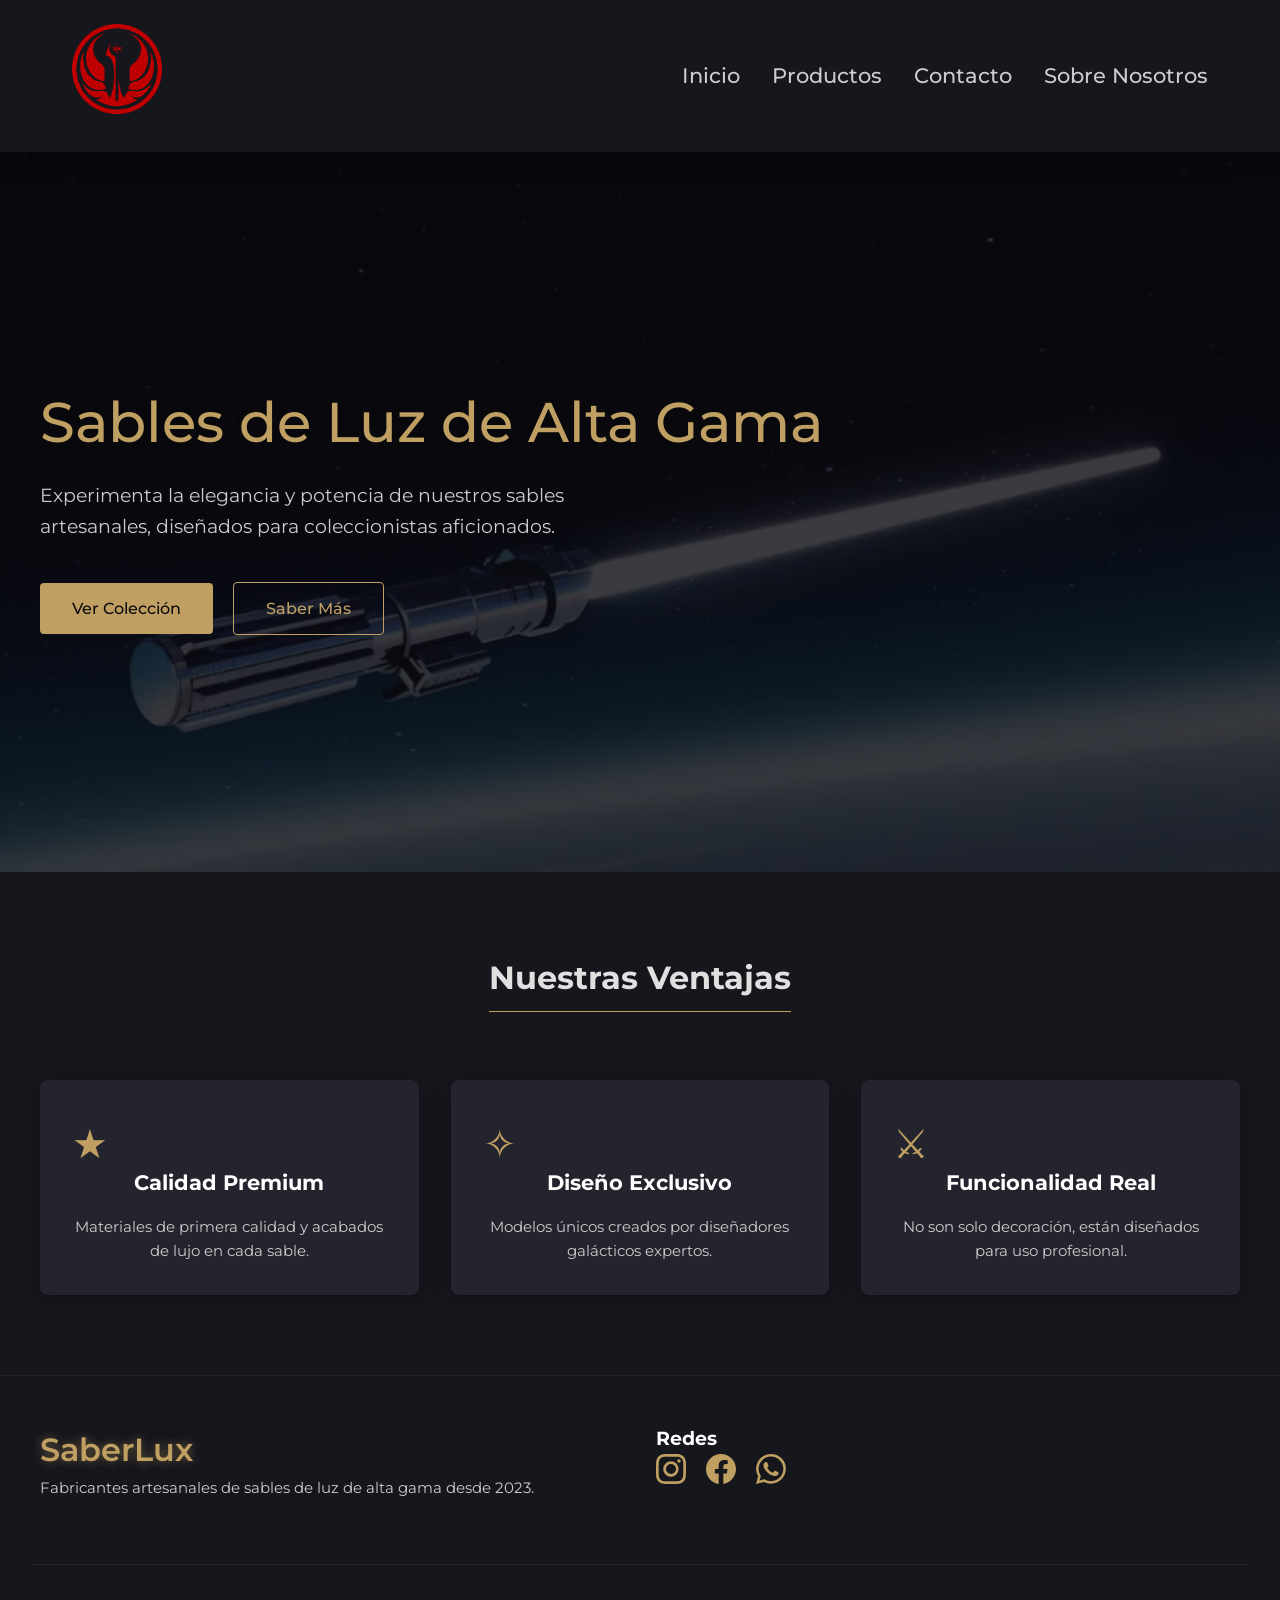
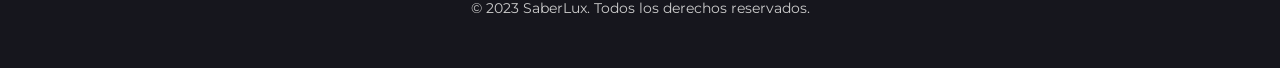
<file: index.html>
<!DOCTYPE html>
<html lang="es">
    <link rel="stylesheet" href="style.css">
<head>
    <link href="Imagenes/pngwing.com(1).ico " rel=" icon ">
    <meta charset="UTF-8">
    <meta name="viewport" content="width=device-width, initial-scale=1.0">
    <title>SaberLux - Sables de Luz Premium</title>
    <link href="https://fonts.googleapis.com/css2?family=Montserrat:wght@400;500;600&display=swap" rel="stylesheet">
</head>
<body>
    <header class="container">
        <div class="container-co">
            <div class="logo"> <img src="Imagenes/pngwing.com(1).png" width="90"></div>
            <nav>
                <ul class="menu">
                    <li><a href="index.html" class="enlace"> Inicio</a></li>
                    <li><a href="index2.html" class="enlace">Productos</a></li>
                    <li><a href="index3.html" class="enlace">Contacto</a></li>
                    <li><a href="index4.html" class="enlace">Sobre Nosotros</a></li>
                </ul>
            </nav>
        </div>
    </header>

    <section class="container3">
        <div class="contenido">
            <h1 class="titulo">Sables de Luz de Alta Gama</h1>
            <p class="subtitulo">Experimenta la elegancia y potencia de nuestros sables artesanales, diseñados para coleccionistas aficionados.</p>
            <div class="botones">
                <a href="index2.html" class="boton primario">Ver Colección</a>
                <a href="index4.html" class="boton secundario">Saber Más</a>
            </div>
        </div>
    </section>
    
    <section class="carac">
        <div class="titulose">
            <h2>Nuestras Ventajas</h2>
        </div>
        <div class="container2">
            <div class="tarjeta">
                <div class="icono">★</div>
                <h3 class="titulo-tarjeta">Calidad Premium</h3>
                <p class="texto">Materiales de primera calidad y acabados de lujo en cada sable.</p>
            </div>
            <div class="tarjeta">
                <div class="icono">✧</div>
                <h3 class="titulo-tarjeta">Diseño Exclusivo</h3>
                <p class="texto">Modelos únicos creados por diseñadores galácticos expertos.</p>
            </div>
            <div class="tarjeta">
                <div class="icono">⚔</div>
                <h3 class="titulo-tarjeta">Funcionalidad Real</h3>
                <p class="texto">No son solo decoración, están diseñados para uso profesional.</p>
            </div>
        </div>
    </section>

    <footer class="pie">
        <div class="contenedor">
            <div class="acerca-de">
                <div class="logo">SaberLux</div>
                <p class="texto">Fabricantes artesanales de sables de luz de alta gama desde 2023.</p>
            </div>
            <div class="redes-sociales">
                <h3>Redes</h3>
                <svg xmlns="http://www.w3.org/2000/svg" width="30" height="30" fill="currentColor" class="icono" viewBox="0 0 16 16">
                    <path d="M8 0C5.829 0 5.556.01 4.703.048 3.85.088 3.269.222 2.76.42a3.9 3.9 0 0 0-1.417.923A3.9 3.9 0 0 0 .42 2.76C.222 3.268.087 3.85.048 4.7.01 5.555 0 5.827 0 8.001c0 2.172.01 2.444.048 3.297.04.852.174 1.433.372 1.942.205.526.478.972.923 1.417.444.445.89.719 1.416.923.51.198 1.09.333 1.942.372C5.555 15.99 5.827 16 8 16s2.444-.01 3.298-.048c.851-.04 1.434-.174 1.943-.372a3.9 3.9 0 0 0 1.416-.923c.445-.445.718-.891.923-1.417.197-.509.332-1.09.372-1.942C15.99 10.445 16 10.173 16 8s-.01-2.445-.048-3.299c-.04-.851-.175-1.433-.372-1.941a3.9 3.9 0 0 0-.923-1.417A3.9 3.9 0 0 0 13.24.42c-.51-.198-1.092-.333-1.943-.372C10.443.01 10.172 0 7.998 0zm-.717 1.442h.718c2.136 0 2.389.007 3.232.046.78.035 1.204.166 1.486.275.373.145.64.319.92.599s.453.546.598.92c.11.281.24.705.275 1.485.039.843.047 1.096.047 3.231s-.008 2.389-.047 3.232c-.035.78-.166 1.203-.275 1.485a2.5 2.5 0 0 1-.599.919c-.28.28-.546.453-.92.598-.28.11-.704.24-1.485.276-.843.038-1.096.047-3.232.047s-2.39-.009-3.233-.047c-.78-.036-1.203-.166-1.485-.276a2.5 2.5 0 0 1-.92-.598 2.5 2.5 0 0 1-.6-.92c-.109-.281-.24-.705-.275-1.485-.038-.843-.046-1.096-.046-3.233s.008-2.388.046-3.231c.036-.78.166-1.204.276-1.486.145-.373.319-.64.599-.92s.546-.453.92-.598c.282-.11.705-.24 1.485-.276.738-.034 1.024-.044 2.515-.045zm4.988 1.328a.96.96 0 1 0 0 1.92.96.96 0 0 0 0-1.92m-4.27 1.122a4.109 4.109 0 1 0 0 8.217 4.109 4.109 0 0 0 0-8.217m0 1.441a2.667 2.667 0 1 1 0 5.334 2.667 2.667 0 0 1 0-5.334"/>
                </svg>
                <svg xmlns="http://www.w3.org/2000/svg" width="30" height="30" fill="currentColor" class="icono" viewBox="0 0 16 16">
                    <path d="M16 8.049c0-4.446-3.582-8.05-8-8.05C3.58 0-.002 3.603-.002 8.05c0 4.017 2.926 7.347 6.75 7.951v-5.625h-2.03V8.05H6.75V6.275c0-2.017 1.195-3.131 3.022-3.131.876 0 1.791.157 1.791.157v1.98h-1.009c-.993 0-1.303.621-1.303 1.258v1.51h2.218l-.354 2.326H9.25V16c3.824-.604 6.75-3.934 6.75-7.951"/>
                </svg>                 
                <svg xmlns="http://www.w3.org/2000/svg" width="30" height="30" fill="currentColor" class="icono" viewBox="0 0 16 16">
                    <path d="M13.601 2.326A7.85 7.85 0 0 0 7.994 0C3.627 0 .068 3.558.064 7.926c0 1.399.366 2.76 1.057 3.965L0 16l4.204-1.102a7.9 7.9 0 0 0 3.79.965h.004c4.368 0 7.926-3.558 7.93-7.93A7.9 7.9 0 0 0 13.6 2.326zM7.994 14.521a6.6 6.6 0 0 1-3.356-.92l-.24-.144-2.494.654.666-2.433-.156-.251a6.56 6.56 0 0 1-1.007-3.505c0-3.626 2.957-6.584 6.591-6.584a6.56 6.56 0 0 1 4.66 1.931 6.56 6.56 0 0 1 1.928 4.66c-.004 3.639-2.961 6.592-6.592 6.592m3.615-4.934c-.197-.099-1.17-.578-1.353-.646-.182-.065-.315-.099-.445.099-.133.197-.513.646-.627.775-.114.133-.232.148-.43.05-.197-.1-.836-.308-1.592-.985-.59-.525-.985-1.175-1.103-1.372-.114-.198-.011-.304.088-.403.087-.088.197-.232.296-.346.1-.114.133-.198.198-.33.065-.134.034-.248-.015-.347-.05-.099-.445-1.076-.612-1.47-.16-.389-.323-.335-.445-.34-.114-.007-.247-.007-.38-.007a.73.73 0 0 0-.529.247c-.182.198-.691.677-.691 1.654s.71 1.916.81 2.049c.098.133 1.394 2.132 3.383 2.992.47.205.84.326 1.129.418.475.152.904.129 1.246.08.38-.058 1.171-.48 1.338-.943.164-.464.164-.86.114-.943-.049-.084-.182-.133-.38-.232"/>
                </svg>
            </div>
        </div>
        <div class="copyright">
            &copy; 2023 SaberLux. Todos los derechos reservados.
        </div>
    </footer>
</body>
</html>
</file>
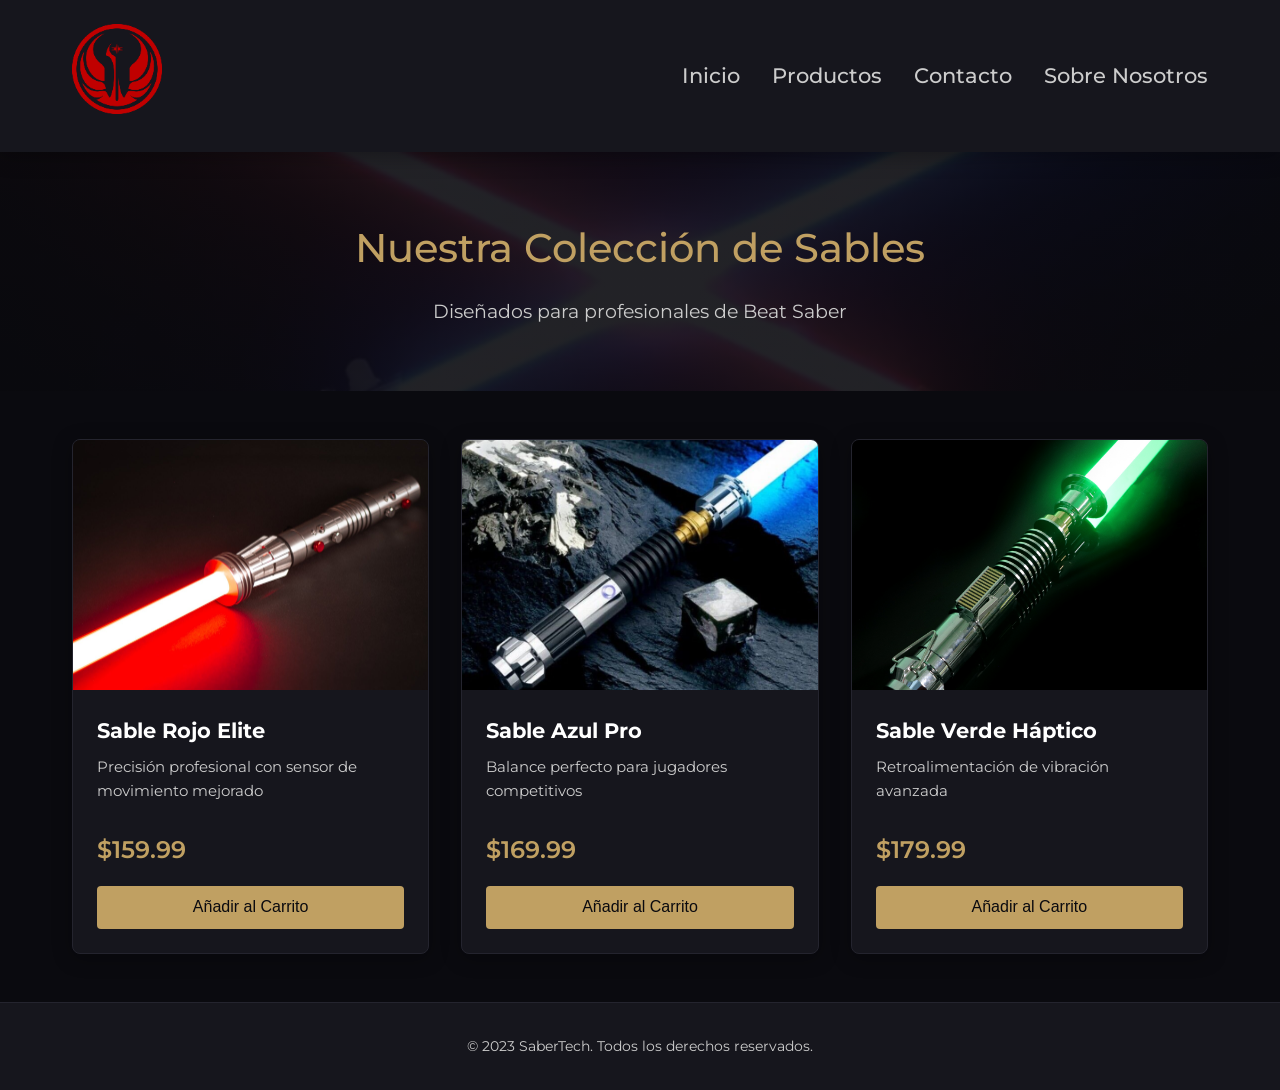
<file: index2.html>
<!DOCTYPE html>
<html lang="es">
    <link rel="stylesheet" href="style2.css">
<head>
    <link href="Imagenes/pngwing.com(1).ico " rel=" icon ">
    <meta charset="UTF-8">
    <meta name="viewport" content="width=device-width, initial-scale=1.0">
    <title>SaberLux - Productos</title>
    <link href="https://fonts.googleapis.com/css2?family=Montserrat:wght@400;500;600&display=swap" rel="stylesheet">
</head>
<body>
    <header class="container">
        <div class="container-co">
            <div class="logo"> <img src="Imagenes/pngwing.com(1).png" width="90"></div>
            <nav>
                <ul class="menu">
                    <li><a href="index.html" class="enlace"> Inicio</a></li>
                    <li><a href="index2.html" class="enlace">Productos</a></li>
                    <li><a href="index3.html" class="enlace">Contacto</a></li>
                    <li><a href="index4.html" class="enlace">Sobre Nosotros</a></li>
                </ul>
            </nav>
        </div>
    </header>
    
    <section class="produ">
        <h2>Nuestra Colección de Sables</h2>
        <p>Diseñados para profesionales de Beat Saber</p>
    </section>
    
    <div class="product">
        <div class="product2">
            <div class="product-image">
                <img src="Imagenes/sable-laser-darth-revan-star-wars-hasbro-2.jpg" alt="Sable Rojo">
            </div>
            <div class="product-info">
                <h3>Sable Rojo Elite</h3>
                <p>Precisión profesional con sensor de movimiento mejorado</p>
                <div class="precio">$159.99</div>
                <button class="btn">Añadir al Carrito</button>
            </div>
        </div>
        
        <div class="product2">
            <div class="product-image">
                <img src="Imagenes/s-l1200.jpg" alt="Sable Azul">
            </div>
            <div class="product-info">
                <h3>Sable Azul Pro</h3>
                <p>Balance perfecto para jugadores competitivos</p>
                <div class="precio">$169.99</div>
                <button class="btn">Añadir al Carrito</button>
            </div>
        </div>
        
        <div class="product2">
            <div class="product-image">
                <img src="Imagenes/15.jpg" alt="Sable Verde">
            </div>
            <div class="product-info">
                <h3>Sable Verde Háptico</h3>
                <p>Retroalimentación de vibración avanzada</p>
                <div class="precio">$179.99</div>
                <button class="btn">Añadir al Carrito</button>
            </div>
        </div>

    </div>
    
    <footer>
        <p>&copy; 2023 SaberTech. Todos los derechos reservados.</p>
    </footer>
</body>
</html>
</file>
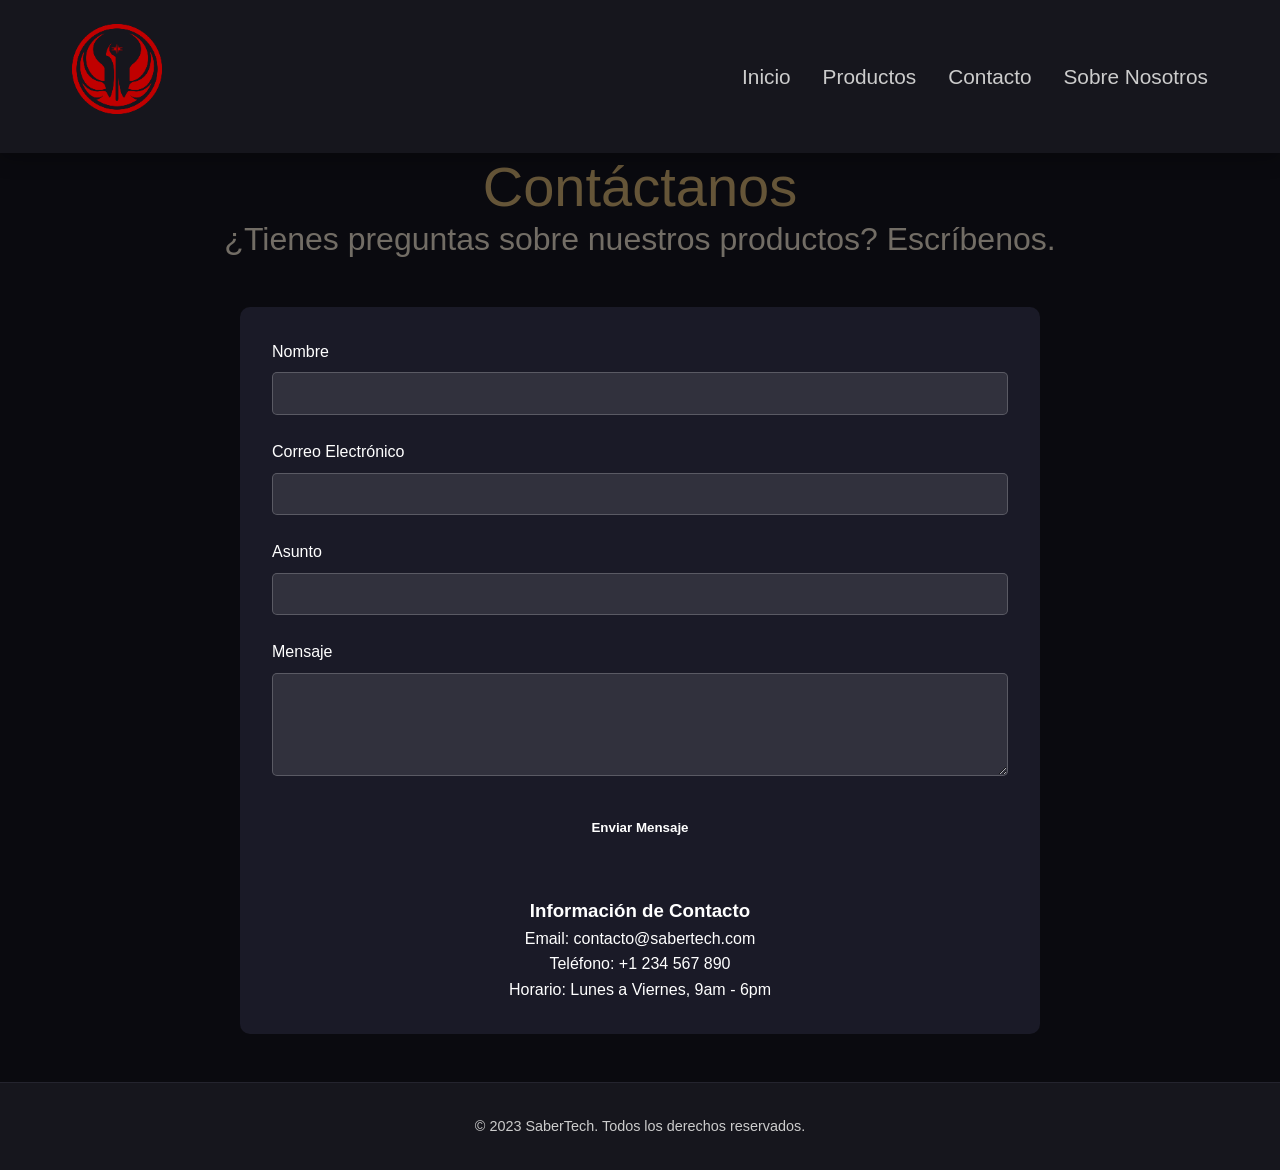
<file: index3.html>
<!DOCTYPE html>
<html lang="es">
    <link rel="stylesheet" href="style3.css">

<head>
    <link href="Imagenes/pngwing.com(1).ico " rel=" icon ">
    <meta charset="UTF-8">
    <meta name="viewport" content="width=device-width, initial-scale=1.0">
    <title>SaberTech - Contacto</title>
      
</head>
<body>
    <header class="container">
        <div class="container-co">
            <div class="logo"> <img src="Imagenes/pngwing.com(1).png" width="90"></div>
            <nav>
                <ul class="menu">
                    <li><a href="index.html" class="enlace"> Inicio</a></li>
                    <li><a href="index2.html" class="enlace">Productos</a></li>
                    <li><a href="index3.html" class="enlace">Contacto</a></li>
                    <li><a href="index4.html" class="enlace">Sobre Nosotros</a></li>
                </ul>
            </nav>
        </div>
    </header>

    <section class="container3">
        <div class="contenido">
            <h1 class="titulo">Contáctanos</h1>
            <p class="subtitulo">¿Tienes preguntas sobre nuestros productos? Escríbenos.</p>
            </div>
        </div>
    <div class="contact-container">
        <form class="contact-form">
            <div class="form-group">
                <label for="name">Nombre</label>
                <input type="text" id="name" required>
            </div>
            
            <div class="form-group">
                <label for="email">Correo Electrónico</label>
                <input type="email" id="email" required>
            </div>
            
            <div class="form-group">
                <label for="subject">Asunto</label>
                <input type="text" id="subject" required>
            </div>
            
            <div class="form-group">
                <label for="message">Mensaje</label>
                <textarea id="message" rows="5" required></textarea>
            </div>
            
            <button type="submit" class="btn">Enviar Mensaje</button>
        </form>
        
        <div class="contact-info">
            <h3>Información de Contacto</h3>
            <p>Email: contacto@sabertech.com</p>
            <p>Teléfono: +1 234 567 890</p>
            <p>Horario: Lunes a Viernes, 9am - 6pm</p>
        </div>
    </div>
    
    <footer>
        <p>&copy; 2023 SaberTech. Todos los derechos reservados.</p>
    </footer>
</body>
</html>
</file>
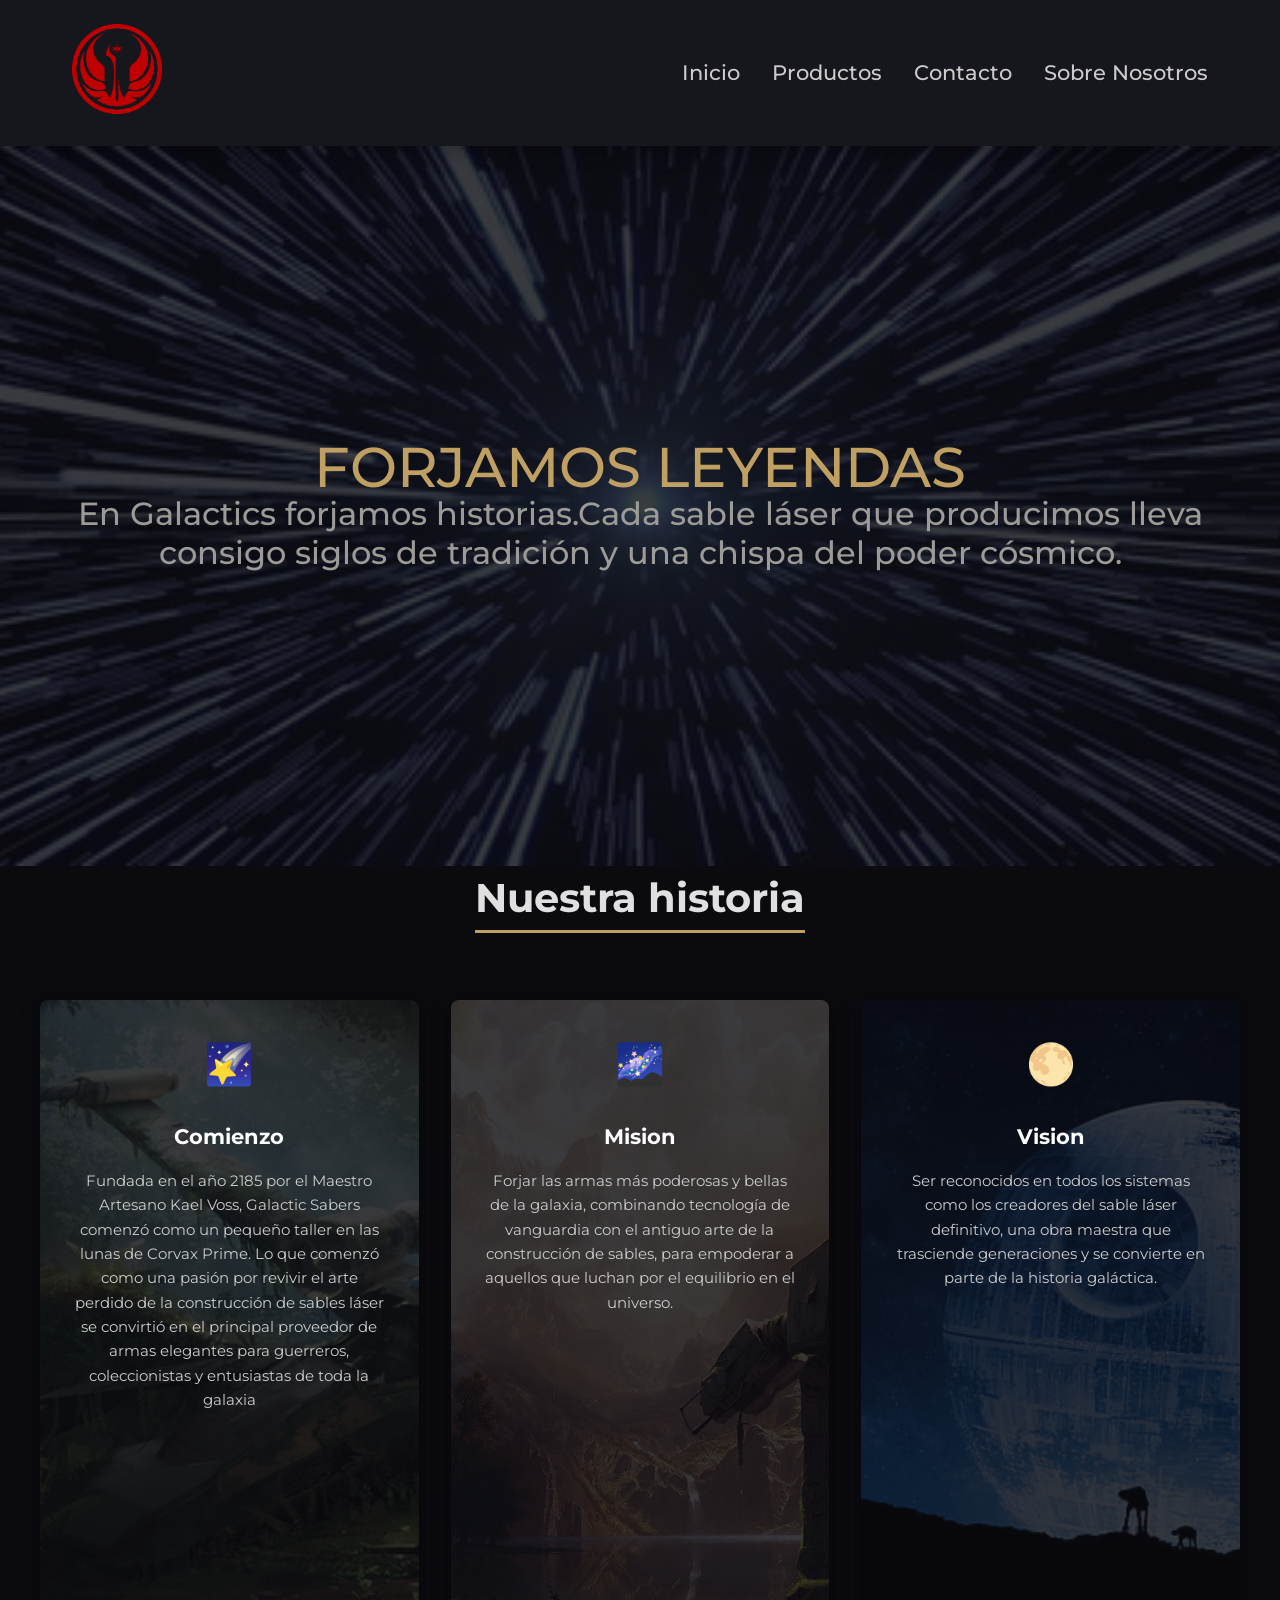
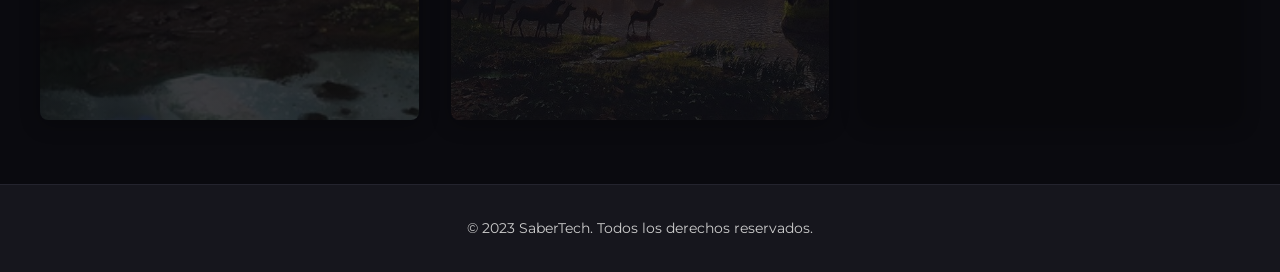
<file: index4.html>
<!DOCTYPE html>
<html lang="es">
    <link rel="stylesheet" href="style4.css">
<head>
    <link href="Imagenes/pngwing.com(1).ico " rel=" icon ">
    <meta charset="UTF-8">
    <meta name="viewport" content="width=device-width, initial-scale=1.0">
    <title>SaberLux - Sobre Nosotros</title>
    <link href="https://fonts.googleapis.com/css2?family=Montserrat:wght@400;500;600&display=swap" rel="stylesheet">
</head>
<body>
    <header class="container">
       
        <div class="container-co">
            <div class="logo"> <img src="Imagenes/pngwing.com(1).png" width="90"></div>
            <nav>
                <ul class="menu">
                    <li><a href="index.html" class="enlace"> Inicio</a></li>
                    <li><a href="index2.html" class="enlace">Productos</a></li>
                    <li><a href="index3.html" class="enlace">Contacto</a></li>
                    <li><a href="index4.html" class="enlace">Sobre Nosotros</a></li>
                </ul>
            </nav>
        </div>
    </header>

    <section class="container3">
        <div class="contenido">
            <h1 class="titulo">FORJAMOS LEYENDAS</h1>
            <p class="subtitulo">En Galactics forjamos historias.Cada sable láser que producimos lleva consigo siglos de tradición y una chispa del poder cósmico.</p>
           
        </div>
    </section>
    
    <section class="carac">
        <div class="titulose">
            <h2>Nuestra historia</h2>
        </div>
        <div class="container2">
            <div class="container6">
                <div class="icono">🌠</div>
                <h3 class="titulo-tarjeta">Comienzo</h3>
                <p class="texto">Fundada en el año 2185 por el Maestro Artesano Kael Voss, Galactic Sabers comenzó como un pequeño taller en las lunas de Corvax Prime. Lo que comenzó como una pasión por revivir el arte perdido de la construcción de sables láser se convirtió en el principal proveedor de armas elegantes para guerreros, coleccionistas y entusiastas de toda la galaxia</p>
            </div>
            <div class="container5">
                <div class="icono">🌌</div>
                <h3 class="titulo-tarjeta">Mision</h3>
                <p class="texto">Forjar las armas más poderosas y bellas de la galaxia, combinando tecnología de vanguardia con el antiguo arte de la construcción de sables, para empoderar a aquellos que luchan por el equilibrio en el universo.</p>
            </div>
            <div class="container4">  
                
                <div class="icono">🌕</div>
                <h3 class="titulo-tarjeta">Vision</h3>
                <p class="texto">Ser reconocidos en todos los sistemas como los creadores del sable láser definitivo, una obra maestra que trasciende generaciones y se convierte en parte de la historia galáctica.</p>
        </div>
 
    </section>
    <div class="espacio"> 
    </div>
    <footer>
        <p>&copy; 2023 SaberTech. Todos los derechos reservados.</p>
    </footer>
</body>
</html>
</file>
<file: style.css>
/* ===== ESTILOS BASE ===== */
/* Reset universal para eliminar márgenes y paddings predeterminados */
* {
  margin: 0;  /* Elimina todos los márgenes externos */
  padding: 0; /* Elimina todos los rellenos internos */
  box-sizing: border-box; /* Incluye padding y border en el cálculo del ancho/alto */
}

/* Estilos generales del cuerpo del documento */
body {
  font-family: 'Montserrat', Arial, sans-serif; /* Define la familia tipográfica principal y fallbacks */
  background-color: #0a0a0f; /* Fondo negro azulado oscuro */
  color: #ffffff; /* Texto en color blanco */
  line-height: 1.6; /* Interlineado de 1.6 para mejor legibilidad */
}

/* ===== HEADER ===== */
/* Contenedor principal del encabezado */
.container {
  background-color: #16161d; /* Fondo oscuro ligeramente más claro que el body */
  padding: 1.5rem 0; /* Relleno vertical de 1.5rem (24px) */
  box-shadow: 0 4px 20px rgba(0, 0, 0, 0.3); /* Sombra sutil para efecto de elevación */
  position: sticky; /* Hace que el header sea pegajoso */
  top: 0; /* Se pega en la parte superior de la ventana */
  z-index: 100; /* Asegura que el header esté por encima de otros elementos */
}

/* Contenedor interno para el contenido del header */
.container-co {
  display: flex; /* Usa flexbox para el layout */
  justify-content: space-between; /* Distribuye el espacio entre logo y navegación */
  align-items: center; /* Centra verticalmente los elementos */
  max-width: 1200px; /* Ancho máximo del contenido */
  margin: 0 auto; /* Centra el contenedor horizontalmente */
  padding: 0 2rem; /* Relleno horizontal de 2rem (32px) */
}

/* Estilos del logo */
.logo {
  font-size: 2rem; /* Tamaño grande para el logo */
  font-weight: 600; /* Grosor de fuente semi-negrita */
  color: #c0a062; /* Color dorado para el texto */
  text-shadow: 0 0 10px rgba(192, 160, 98, 0.5); /* Sombra difuminada dorada */
}

/* ===== NAVEGACIÓN ===== */
/* Contenedor del menú de navegación */
.menu {
  display: flex; /* Disposición en fila */
  gap: 2rem; /* Espacio de 2rem entre elementos del menú */
  list-style: none; /* Elimina los estilos de lista predeterminados */
}

/* Estilos de los enlaces del menú */
.enlace {
  color: #cccccc; /* Color gris claro para los enlaces */
  font-weight: 500; /* Grosor de fuente medio */
  padding: 0.5rem 0; /* Relleno vertical para hacer más clickable */
  position: relative; /* Necesario para el pseudo-elemento ::after */
  text-decoration: none; /* Elimina el subrayado predeterminado */
  transition: color 0.3s ease; /* Transición suave para el cambio de color */
  font-size: 1.3rem; /* Tamaño de fuente aumentado */
}

/* Efecto hover para los enlaces */
.enlace:hover {
  color: #ec0909; /* Cambia a rojo al pasar el mouse */
}

/* Barra decorativa animada bajo los enlaces */
.enlace::after {
  content: ''; /* Necesario para pseudo-elementos */
  position: absolute; /* Posición absoluta respecto al enlace */
  bottom: 0; /* Alinea en la parte inferior */
  left: 0; /* Comienza desde la izquierda */
  width: 0; /* Inicialmente invisible (ancho 0) */
  height: 2px; /* Altura de la barra */
  background: #c0a062; /* Color dorado para la barra */
  transition: width 0.3s ease; /* Animación suave del ancho */
}

/* Efecto hover para la barra decorativa */
.enlace:hover::after {
  width: 100%; /* La barra se expande al 100% del ancho */
}

/* ===== HERO SECTION ===== */
/* Sección hero principal */
.container3 {
  min-height: 80vh; /* Altura mínima del 80% del viewport */
  display: flex; /* Usa flexbox para centrar contenido */
  align-items: center; /* Centra verticalmente el contenido */
  /* Fondo con gradiente semitransparente sobre imagen de fondo */
  background: linear-gradient(rgba(10, 10, 15, 0.8), rgba(10, 10, 15, 0.8)), 
              url('Imagenes/espada-laser-star-wars.webp') center/cover no-repeat;
  /* center: centra la imagen | cover: cubre todo el espacio | no-repeat: evita repetición */
  padding: 0 2rem; /* Relleno horizontal */
}

/* Contenedor del contenido hero */
.contenido {
  max-width: 1200px; /* Ancho máximo del contenido */
  margin: 0 auto; /* Centrado horizontal */
  width: 100%; /* Ocupa todo el ancho disponible */
}

/* Título principal */
.titulo {
  font-size: 3.5rem; /* Tamaño de fuente muy grande */
  margin-bottom: 1.5rem; /* Espaciado inferior */
  line-height: 1.2; /* Interlineado ajustado */
  color: #c0a062; /* Color dorado */
  font-weight: 500; /* Grosor de fuente medio */
}

/* Subtítulo */
.subtitulo {
  font-size: 1.2rem; /* Tamaño de fuente aumentado */
  max-width: 600px; /* Ancho máximo para mejor legibilidad */
  margin-bottom: 2.5rem; /* Espaciado inferior grande */
  color: #cccccc; /* Color gris claro */
}

/* ===== BOTONES ===== */
/* Estilo base para todos los botones */
.boton {
  display: inline-block; /* Permite dimensiones pero se comporta como inline */
  padding: 0.8rem 2rem; /* Relleno generoso para mejor click */
  border-radius: 4px; /* Esquinas ligeramente redondeadas */
  font-weight: 500; /* Grosor de fuente medio */
  text-align: center; /* Texto centrado */
  cursor: pointer; /* Cambia el cursor a mano */
  transition: all 0.3s ease; /* Transición suave para todos los cambios */
  text-decoration: none; /* Elimina subrayado en enlaces */
}

/* Botón primario - Estilo destacado */
.primario {
  background-color: #c0a062; /* Fondo dorado */
  color: #0a0a0f; /* Texto oscuro para contraste */
  border: none; /* Sin borde */
}

/* Efecto hover para botón primario */
.primario:hover {
  background-color: #d4c29c; /* Color dorado más claro */
  transform: translateY(-2px); /* Efecto de levitación (sube 2px) */
  box-shadow: 0 0 10px rgba(192, 160, 98, 0.5); /* Sombra dorada */
}

/* Botón secundario - Estilo outline */
.secundario {
  background-color: transparent; /* Fondo transparente */
  border: 1px solid #c0a062; /* Borde dorado */
  color: #c0a062; /* Texto dorado */
  margin-left: 1rem; /* Espaciado a la izquierda */
}

/* Efecto hover para botón secundario */
.secundario:hover {
  background-color: rgba(192, 160, 98, 0.1); /* Fondo dorado muy tenue */
  color: #ffffff; /* Texto blanco */
}

/* ===== CARACTERÍSTICAS ===== */
/* Sección de características */
.carac {
  padding: 5rem 2rem; /* Relleno generoso (5rem arriba/abajo) */
  background-color: #16161d; /* Fondo oscuro */
}

/* Contenedor del título de sección */
.titulose {
  text-align: center; /* Texto centrado */
  margin-bottom: 3rem; /* Espaciado inferior grande */
}

/* Estilo del título de sección */
.titulose h2 {
  font-size: 2rem; /* Tamaño grande */
  color: #e0e0e0; /* Color gris claro */
  margin-bottom: 1.2rem; /* Espaciado inferior */
  padding-bottom: 0.5rem; /* Relleno inferior */
  display: inline-block; /* Necesario para el borde inferior */
  border-bottom: 1px solid #c0a062; /* Borde inferior dorado */
}

/* Grid contenedor de tarjetas */
.container2 {
  display: grid; /* Usa CSS Grid para el layout */
  grid-template-columns: repeat(auto-fit, minmax(300px, 1fr)); /* Columnas responsivas */
  gap: 2rem; /* Espacio entre tarjetas */
  max-width: 1200px; /* Ancho máximo */
  margin: 0 auto; /* Centrado horizontal */
}

/* Tarjetas individuales */
.tarjeta {
  background-color: #24242e; /* Fondo gris oscuro */
  padding: 2rem; /* Relleno interno generoso */
  border-radius: 8px; /* Esquinas redondeadas */
  text-align: center; /* Contenido centrado */
  transition: all 0.3s ease; /* Transición suave para efectos hover */
  box-shadow: 0 4px 20px rgba(0, 0, 0, 0.3); /* Sombra sutil */
}

/* Efecto hover para tarjetas */
.tarjeta:hover {
  transform: translateY(-10px); /* Efecto de levitación (sube 10px) */
  box-shadow: 0 15px 30px rgba(0, 0, 0, 0.4); /* Sombra más pronunciada */
}

/* Iconos dentro de las tarjetas */
.icono {
  font-size: 2.5rem; /* Tamaño grande para iconos */
  color: #c0a062; /* Color dorado */
  margin-bottom: 1.5rem; /* Espaciado inferior */
}

/* Títulos de las tarjetas */
.titulo-tarjeta {
  font-size: 1.3rem; /* Tamaño aumentado */
  margin-bottom: 1rem; /* Espaciado inferior */
  color: #ffffff; /* Texto blanco */
}

/* Texto descriptivo en tarjetas */
.texto {
  color: #cccccc; /* Color gris claro */
  font-size: 0.95rem; /* Tamaño ligeramente reducido */
}

/* ===== FOOTER ===== */
/* Pie de página */
.pie {
  background-color: #16161d; /* Fondo oscuro */
  padding: 3rem 2rem; /* Relleno generoso */
  border-top: 1px solid #24242e; /* Borde superior sutil */
}

/* Grid para el layout del footer */
.contenedor {
  max-width: 1200px; /* Ancho máximo */
  margin: 0 auto; /* Centrado horizontal */
  display: grid; /* Usa CSS Grid */
  grid-template-columns: repeat(auto-fit, minmax(200px, 1fr)); /* Columnas responsivas */
  gap: 2rem; /* Espacio entre columnas */
}

/* Iconos de redes sociales */
.icono {
  width: 30px; /* Ancho fijo */
  height: 30px; /* Alto fijo */
  margin-right: 1rem; /* Espaciado a la derecha */
  transition: transform 0.3s ease; /* Transición suave para efecto hover */
}

/* Efecto hover para iconos */
.icono:hover {
  transform: scale(1.1); /* Aumenta tamaño un 10% */
}

/* Sección de copyright */
.copyright {
  text-align: center; /* Texto centrado */
  margin-top: 3rem; /* Espaciado superior grande */
  padding-top: 2rem; /* Relleno superior */
  border-top: 1px solid #24242e; /* Borde superior */
  color: #cccccc; /* Color gris claro */
  font-size: 0.9rem; /* Tamaño de fuente pequeño */
}
</file>
<file: style2.css>
/* ===== ESTILOS BASE ===== */
* {
    margin: 0;
    padding: 0;
    box-sizing: border-box;
  }
  
  body {
    font-family: 'Montserrat', Arial, sans-serif;
    background-color: #0a0a0f;
    color: #ffffff;
    line-height: 1.6;
  }
  
  /* ===== HEADER ===== */
  .container {
    background-color: #16161d;
    padding: 1.5rem 0;
    box-shadow: 0 4px 20px rgba(0, 0, 0, 0.3);
    position: sticky;
    top: 0;
    z-index: 100;
  }
  
  .container-co {
    display: flex;
    justify-content: space-between;
    align-items: center;
    max-width: 1200px;
    margin: 0 auto;
    padding: 0 2rem;
  }
  
  .logo {
    font-size: 2rem;
    font-weight: 600;
    color: #c0a062;
    text-shadow: 0 0 10px rgba(192, 160, 98, 0.5);
  }
  
  /* ===== NAVEGACIÓN ===== */
  .menu {
    display: flex;
    gap: 2rem;
    list-style: none;
  }
  
  .enlace {
    color: #cccccc;
    font-weight: 500;
    padding: 0.5rem 0;
    position: relative;
    text-decoration: none;
    transition: color 0.3s ease;
    font-size: 1.3rem;

  }

  
  .enlace:hover {
    color: #ec0909;
  }
  .enlace::after {
    content: '';
    position: absolute;
    bottom: 0;
    left: 0;
    width: 0;
    height: 2px;
    background: #c0a062;
    transition: width 0.3s ease;
  }
  
  .enlace:hover::after {
    width: 100%;
  }

/* ===== SECCIÓN DE PRODUCTOS ===== */
.produ{
    text-align: center;
    padding: 4rem 2rem;
    background: linear-gradient(rgba(10, 10, 15, 0.9), rgba(10, 10, 15, 0.9)), 
                url('Imagenes/Sable.webp') center/cover no-repeat;
}

.produ h2 {
    font-size: 2.5rem;
    color: #c0a062;
    margin-bottom: 1rem;
    font-weight: 500;
}

.produ p {
    font-size: 1.2rem;
    color: #cccccc;
    max-width: 600px;
    margin: 0 auto;
}

.product{
    display: grid;
    grid-template-columns: repeat(auto-fit, minmax(300px, 1fr));
    gap: 2rem;
    max-width: 1200px;
    margin: 3rem auto;
    padding: 0 2rem;
}

.product2 {
    background-color: #16161d;
    border-radius: 8px;
    overflow: hidden;
    transition: all 0.3s ease;
    box-shadow: 0 4px 20px rgba(0, 0, 0, 0.3);
    border: 1px solid #24242e;
}

.product2:hover {
    transform: translateY(-10px);
    box-shadow: 0 15px 30px rgba(0, 0, 0, 0.4), 0 0 20px rgba(192, 160, 98, 0.2);
}

.product-image {
    height: 250px;
    overflow: hidden;
}

.product-image img {
    width: 100%;
    height: 100%;
    object-fit: cover;
    transition: transform 0.5s ease;
}

.product2:hover .product-image img {
    transform: scale(1.05);
}

.product-info {
    padding: 1.5rem;
}

.product-info h3 {
    font-size: 1.3rem;
    color: #ffffff;
    margin-bottom: 0.5rem;
}

.product-info p {
    color: #cccccc;
    font-size: 0.95rem;
    margin-bottom: 1rem;
    min-height: 60px;
}

.precio {
    font-size: 1.5rem;
    font-weight: 600;
    color: #c0a062;
    margin: 1rem 0;
}

/* ===== BOTONES ===== */
.btn {
    display: inline-block;
    width: 100%;
    padding: 0.8rem;
    border-radius: 4px;
    font-weight: 500;
    text-align: center;
    cursor: pointer;
    transition: all 0.3s ease;
    text-decoration: none;
    border: none;
    background-color: #c0a062;
    color: #0a0a0f;
    font-size: 1rem;
}

.btn:hover {
    background-color: #d4c29c;
    transform: translateY(-2px);
    box-shadow: 0 0 10px rgba(192, 160, 98, 0.5);
}

/* ===== FOOTER ===== */
footer {
    background-color: #16161d;
    padding: 2rem;
    text-align: center;
    border-top: 1px solid #24242e;
    color: #cccccc;
    font-size: 0.9rem;
}

footer p {
    max-width: 1200px;
    margin: 0 auto;
}
</file>
<file: style3.css>
/* ===== ESTILOS BASE ===== */
* {
    margin: 0;
    padding: 0;
    box-sizing: border-box;
  }
  
  body {
    font-family: 'Montserrat', Arial, sans-serif;
    background-color: #0a0a0f;
    color: #ffffff;
    line-height: 1.6;
  }
  
  /* ===== HEADER ===== */
  .container {
    background-color: #16161d;
    padding: 1.5rem 0;
    box-shadow: 0 4px 20px rgba(0, 0, 0, 0.3);
    position: sticky;
    top: 0;
    z-index: 100;
  }
  
  .container-co {
    display: flex;
    justify-content: space-between;
    align-items: center;
    max-width: 1200px;
    margin: 0 auto;
    padding: 0 2rem;
  }
  
  .logo {
    font-size: 2rem;
    font-weight: 600;
    color: #c0a062;
    text-shadow: 0 0 10px #c0a06280;
  }
  
  /* ===== NAVEGACIÓN ===== */
  .menu {
    display: flex;
    gap: 2rem;
    list-style: none;
  }
  
  .enlace {
    color: #cccccc;
    font-weight: 500;
    padding: 0.5rem 0;
    position: relative;
    text-decoration: none;
    transition: color 0.3s ease;
    font-size: 1.3rem;

  }

  
  .enlace:hover {
    color: #ec0909;
  }
  
  .enlace::after {
    content: '';
    position: absolute;
    bottom: 0;
    left: 0;
    width: 0;
    height: 2px;
    background: #c0a062;
    transition: width 0.3s ease;
  }
  
  .enlace:hover::after {
    width: 100%;
  }

  .contact-container {
    max-width: 800px;
    margin: 3rem auto;
    padding: 2rem;
    background-color: rgba(30, 30, 46, 0.8);
    border-radius: 10px;
}
.titulo {
  font-size: 3.5rem;
  line-height: 1.2;
  font-weight: 350;
  color: #c0a06280;
  text-align: center;
}

.subtitulo {
  font-size: 2rem;
  line-height: 1.2;
  font-weight: 300;
  color: #dad0bb80;
  text-align: center;
}

.contact-form {
    display: grid;
    gap: 1.5rem;
}

.form-group label {
    display: block;
    margin-bottom: 0.5rem;
}

.form-group input,
.form-group textarea {
    width: 100%;
    padding: 0.8rem;
    background-color: rgba(255, 255, 255, 0.1);
    border: 1px solid rgba(255, 255, 255, 0.2);
    border-radius: 5px;
    color: white;
}

.btn {
    display: inline-block;
    background: linear-gradient(90deg, var(--primary), var(--secondary));
    color: white;
    padding: 0.8rem 2rem;
    border-radius: 30px;
    text-decoration: none;
    font-weight: bold;
    border: none;
    cursor: pointer;
    transition: transform 0.3s, box-shadow 0.3s;
}

.btn:hover {
    transform: scale(1.05);
    box-shadow: 0 0 20px #c0a062;
}

.contact-info {
    margin-top: 3rem;
    text-align: center;
}

footer {
  background-color: #16161d;
  padding: 2rem;
  text-align: center;
  border-top: 1px solid #24242e;
  color: #cccccc;
  font-size: 0.9rem;
}

footer p {
  max-width: 1200px;
  margin: 0 auto;
}
</file>
<file: style4.css>
/* ===== ESTILOS BASE ===== */
* {
    margin: 0;
    padding: 0;
    box-sizing: border-box;
  }
  
  body {
    font-family: 'Montserrat', Arial, sans-serif;
    background-color: #0a0a0f;
    color: #ffffff;
    line-height: 1.6;
  }
  
  /* ===== HEADER ===== */
  .container {
    background-color: #16161d;
    padding: 1.5rem 0;
    box-shadow: 0 4px 20px rgba(0, 0, 0, 0.3);
    position: sticky;
    top: 0;
    z-index: 100;
  }
  
  .container-co {
    display: flex;
    justify-content: space-between;
    align-items: center;
    max-width: 1200px;
    margin: 0 auto;
    padding: 0 2rem;
  }
  
  .logo {
    width: 100px; /* Cambia este valor al tamaño que desees */
    height: auto; /* Mantiene la proporción de la imagen */
    max-width: 100%; /* Asegura que no exceda su contenedor */
    display: block; /* O 'inline-block' según tu diseño */
    margin: 0;
  }
  
  /* ===== NAVEGACIÓN ===== */
  .menu {
    display: flex;
    gap: 2rem;
    list-style: none;
  }
  
  .enlace {
    color: #cccccc;
    font-weight: 500;
    padding: 0.5rem 0;
    position: relative;
    text-decoration: none;
    transition: color 0.3s ease;
    font-size: 1.3rem;

  }

  
  .enlace:hover {
    color: #ec0909;
  }
  
  .enlace::after {
    content: '';
    position: absolute;
    bottom: 0;
    left: 0;
    width: 0;
    height: 2px;
    background: #c0a062;
    transition: width 0.3s ease;
  }
  
  .enlace:hover::after {
    width: 100%;
  }

  /* ===== HERO SECTION ===== */
  .container3 {
    min-height: 80vh;
    display: flex;
    align-items: center;
    background: linear-gradient(rgba(10, 10, 15, 0.8), rgba(10, 10, 15, 0.8)), 
                url('Imagenes/adobe-216121846.webp') center/cover no-repeat;
    padding: 0 2rem;
  }
  
  .contenido {
    max-width: 1200px;
    margin: 0 auto;
    width: 100%;
  }
  .titulose {
    text-align: center;
    margin-bottom: 3rem;
  }
  
  .titulose h2 {
    font-size: 2.5rem;
    color: #e0e0e0;
    margin-bottom: 1.2rem;
    display: inline-block;
    border-bottom: 3px solid #c0a062;
  }
  .titulo {
    font-size: 3.5rem;
    line-height: 1;
    text-align: center;
    color: #c0a062;
    font-weight: 500;
  }
  
  .subtitulo {
    font-size: 2rem;
    line-height: 1.2;
    text-align: center;
    color: #9d9b98;
    font-weight: 500;
  }
  .container2 {
    display: grid;
    grid-template-columns: repeat(auto-fit, minmax(300px, 1fr));
    gap: 2rem;
    max-width: 1200px;
    margin: 0 auto;
  }
  
  .tarjeta {
    background-color: #24242e;
    padding: 2rem;
    border-radius: 8px;
    text-align: center;
    transition: all 0.3s ease;
    box-shadow: 0 4px 20px rgba(0, 0, 0, 0.3);
  }
  
  .tarjeta:hover {
    transform: translateY(-10px);
    box-shadow: 0 15px 30px rgba(0, 0, 0, 0.4);
  }
  
  .icono {
    font-size: 2.5rem;
    color: #c0a062;
    margin-bottom: 1.5rem;
  }
  
  .titulo-tarjeta {
    font-size: 1.3rem;
    margin-bottom: 1rem;
    color: #ffffff;
  }
  
  .texto {
    color: #cccccc;
    font-size: 0.95rem;
  }
  .container4 {
    min-height: 80vh;
    background: linear-gradient(rgba(10, 10, 15, 0.8), rgba(10, 10, 15, 0.8)), 
                url('Imagenes/star-wars-death-star-at-at-space-wallpaper-preview.jpg') center/cover no-repeat;
    background-color: #24242e;
    padding: 2rem;
    border-radius: 8px;
    text-align: center;
    transition: all 0.3s ease;
    box-shadow: 0 4px 20px rgba(0, 0, 0, 0.3);}

    .container4:hover {
        transform: translateY(-10px);
        box-shadow: 0 15px 30px rgba(0, 0, 0, 0.4);
      }
      
  .container5 {
    min-height: 80vh;
    background: linear-gradient(rgba(10, 10, 15, 0.8), rgba(10, 10, 15, 0.8)), 
                url('Imagenes/6f7d37cd5f7ef08a2a17602e0aa6ad3a6880d747.jpeg') center/cover no-repeat;
    background-color: #24242e;
    padding: 2rem;
    border-radius: 8px;
    text-align: center;
    transition: all 0.3s ease;
    box-shadow: 0 4px 20px rgba(0, 0, 0, 0.3);}
    
    .container5:hover {
        transform: translateY(-10px);
        box-shadow: 0 15px 30px rgba(0, 0, 0, 0.4);
      }
      .container6  {
        min-height: 80vh;
        background: linear-gradient(rgba(10, 10, 15, 0.8), rgba(10, 10, 15, 0.8)), 
                    url('Imagenes/static-assets-upload10937331389760910450.webp') center/cover no-repeat;
        background-color: #24242e;
        padding: 2rem;
        border-radius: 8px;
        text-align: center;
        transition: all 0.3s ease;
        box-shadow: 0 4px 20px rgba(0, 0, 0, 0.3);}
        
        .container6:hover {
            transform: translateY(-10px);
            box-shadow: 0 15px 30px rgba(0, 0, 0, 0.4);
          }

    .footer {
        background-color: #16161d;
        padding: 2rem;
        text-align: center;
        border-top: 1px solid #24242e;
        color: #cccccc;
        font-size: 0.9rem;
    }
    
    footer {
      background-color: #16161d;
      padding: 2rem;
      text-align: center;
      border-top: 1px solid #24242e;
      color: #cccccc;
      font-size: 0.9rem;
  }
  
  .espacio{
    padding: 2rem;
  }
  footer p {
      max-width: 1200px;
      margin: 0 auto;
  }
</file>
